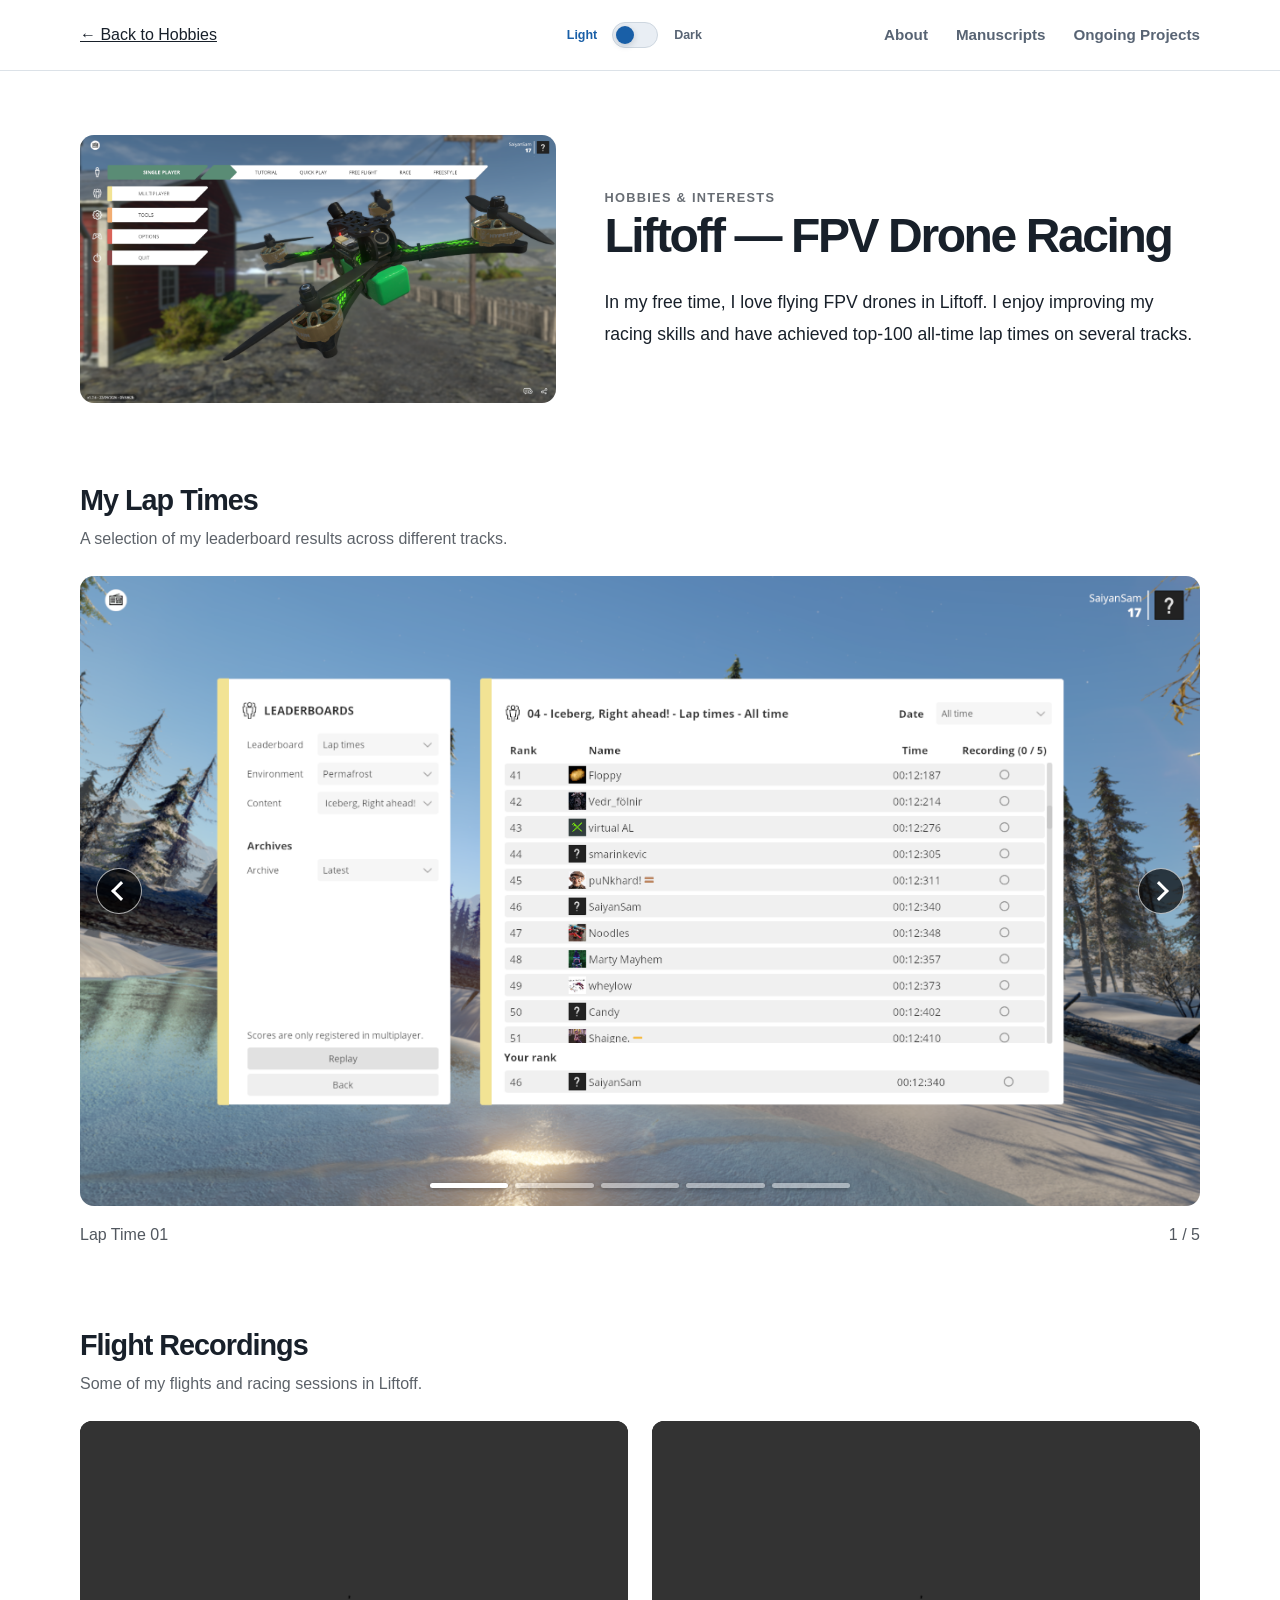
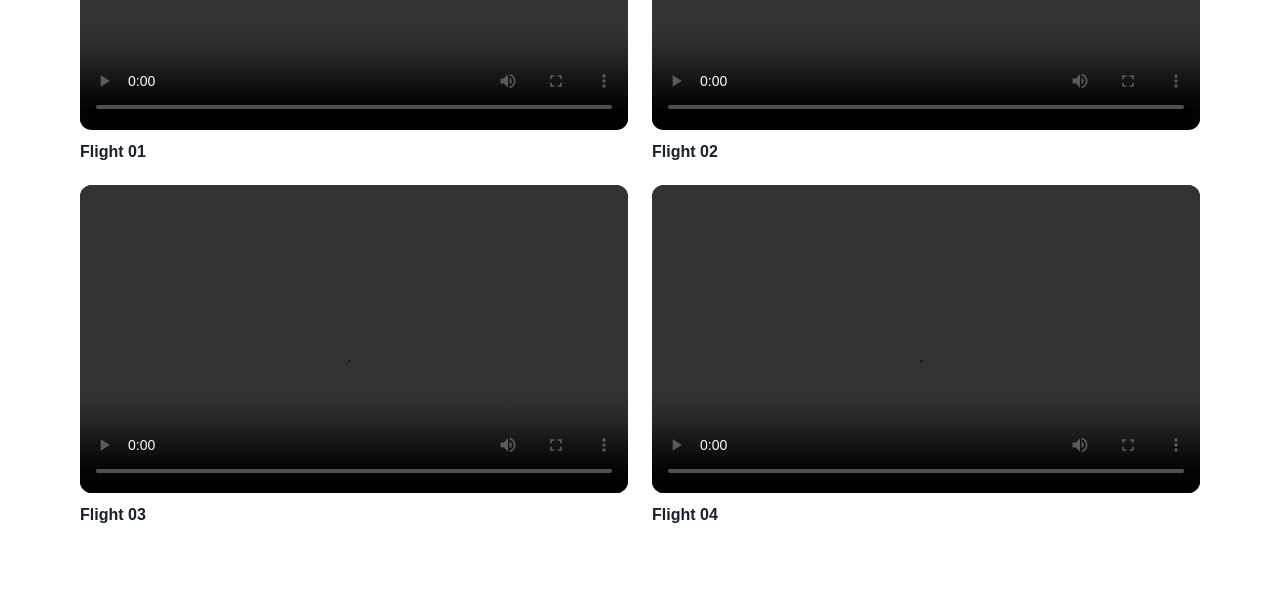
<file: liftoff.html>
<!DOCTYPE html>
<html lang="en" data-theme="light">
<head>
    <meta charset="UTF-8">
    <meta name="viewport" content="width=device-width, initial-scale=1.0">
    <title>Liftoff — FPV Drone Racing</title>
    <link rel="stylesheet" href="base.css">
    <link id="theme-stylesheet" rel="stylesheet" href="style.css">

    <script>
        (function () {
            const theme = localStorage.getItem("portfolio-theme") ||
                (matchMedia("(prefers-color-scheme: dark)").matches
                    ? "dark" : "light");

            document.documentElement.dataset.theme = theme;

            document.getElementById("theme-stylesheet").href =
                theme === "dark" ? "style_dark.css" : "style.css";
        })();
    </script>

    <link rel="stylesheet" href="research.css">
    <link rel="stylesheet" href="liftoff.css">
    <script src="research_nav.js" defer></script>
</head>
<body>
    <header class="site-header">
        <nav class="navbar container">
            <!-- Left -->
            <a href="index.html#hobbies" id="nav-name">← Back to Hobbies</a>

            <!-- Centre -->
            <div
                class="theme-switcher"
                aria-label="Website colour theme"
            >
                <button
                    class="theme-option"
                    id="light-theme-option"
                    type="button"
                    data-theme-option="light"
                    aria-label="Use light theme"
                >
                    Light
                </button>

                <button
                    class="theme-toggle"
                    id="theme-toggle"
                    type="button"
                    role="switch"
                    aria-checked="false"
                    aria-label="Switch to dark theme"
                    title="Switch theme"
                >
                    <span
                        class="theme-toggle-track"
                        aria-hidden="true"
                    >
                        <span class="theme-toggle-thumb"></span>
                    </span>
                </button>

                <button
                    class="theme-option"
                    id="dark-theme-option"
                    type="button"
                    data-theme-option="dark"
                    aria-label="Use dark theme"
                >
                    Dark
                </button>
            </div>

            <!-- Right -->
            <div class="nav-actions">
                <div
                    class="nav-links"
                    id="nav-links"
                >
                    <a href="index.html#about">About</a>
                    <a href="index.html#manuscripts">Manuscripts</a>
                    <a href="index.html#ongoing-projects">Ongoing Projects</a>
                    
                </div>

                <button
                    class="menu-button"
                    id="menu-button"
                    type="button"
                    aria-label="Open navigation menu"
                    aria-expanded="false"
                    aria-controls="nav-links"
                >
                    ☰
                </button>
            </div>
        </nav>
    </header>

    <main class="container liftoff-page">
        <section class="liftoff-intro">
            <img src="assets/hobbies/liftoff/thumbnail.png"
                 alt="Liftoff FPV drone racing"
                 class="liftoff-thumbnail">

            <div class="liftoff-intro-text">
                <p class="liftoff-eyebrow">HOBBIES & INTERESTS</p>
                <h1>Liftoff — FPV Drone Racing</h1>
                <p>
                    In my free time, I love flying FPV drones in Liftoff.
                    I enjoy improving my racing skills and have achieved
                    top-100 all-time lap times on several tracks.
                </p>
            </div>
        </section>

        <section class="liftoff-section">
            <h2>My Lap Times</h2>
            <p>A selection of my leaderboard results across different tracks.</p>

            <div class="liftoff-gallery" aria-label="Lap-time screenshots">
                <button class="gallery-arrow gallery-prev"
                        aria-label="Previous screenshot"></button>

                <img id="lap-image" src="" alt="Liftoff leaderboard screenshot">

                <button class="gallery-arrow gallery-next"
                        aria-label="Next screenshot"></button>
                <div id="lap-dots" class="gallery-dots"></div>
            </div>

            <div class="gallery-footer">
                <span id="lap-caption"></span>
                <span id="lap-counter"></span>
            </div>

            
        </section>

        <section class="liftoff-section">
            <h2>Flight Recordings</h2>
            <p>Some of my flights and racing sessions in Liftoff.</p>

            <div class="liftoff-video-grid">
                <div class="liftoff-video-card">
                    <video controls playsinline preload="metadata"
                           src="assets/hobbies/liftoff/videos/flight-01.mp4"></video>
                    <h3>Flight 01</h3>
                </div>

                <div class="liftoff-video-card">
                    <video controls playsinline preload="metadata"
                           src="assets/hobbies/liftoff/videos/flight-02.mp4"></video>
                    <h3>Flight 02</h3>
                </div>

                <div class="liftoff-video-card">
                    <video controls playsinline preload="metadata"
                           src="assets/hobbies/liftoff/videos/flight-03.mp4"></video>
                    <h3>Flight 03</h3>
                </div>

                <div class="liftoff-video-card">
                    <video controls playsinline preload="metadata"
                           src="assets/hobbies/liftoff/videos/flight-04.mp4"></video>
                    <h3>Flight 04</h3>
                </div>
            </div>
        </section>
    </main>

    <script src="liftoff.js" defer></script>
</body>
</html>
</file>
<file: base.css>
* {
    box-sizing: border-box;
    margin: 0;
    padding: 0;
}

html {
    scroll-behavior: smooth;
}

body {
    min-width: 320px;
    background: var(--background);
    color: var(--text);
    font-family:
        Inter,
        ui-sans-serif,
        -apple-system,
        BlinkMacSystemFont,
        "Segoe UI",
        sans-serif;
    line-height: 1.65;
    transition:
        background-color 0.2s ease,
        color 0.2s ease;
}

button,
input,
textarea,
select {
    font: inherit;
}

img,
video {
    display: block;
    max-width: 100%;
}

a {
    color: inherit;
}

.container {
    width: min(
        calc(100% - 40px),
        var(--max-width)
    );
    margin: 0 auto;
}

.narrow-container {
    max-width: var(--narrow-width);
}

.section {
    padding: 92px 0;
    scroll-margin-top: 70px;
}

.section-muted {
    background: var(--surface);
    transition: background-color 0.2s ease;
}

.section-label {
    margin-bottom: 8px;
    color: var(--accent);
    font-size: 0.82rem;
    font-weight: 700;
    letter-spacing: 0.11em;
    text-transform: uppercase;
}

h1,
h2,
h3 {
    line-height: 1.2;
}

h1 {
    margin-bottom: 18px;
    color: var(--heading);
    font-size: clamp(2.7rem, 7vw, 5rem);
    letter-spacing: -0.05em;
}

h2 {
    margin-bottom: 30px;
    color: var(--heading);
    font-size: clamp(2rem, 4vw, 3rem);
    letter-spacing: -0.035em;
}

h3 {
    color: var(--heading);
    font-size: 1.3rem;
}

/* Navigation */

.site-header {
    position: sticky;
    top: 0;
    z-index: 100;
    border-bottom: 1px solid var(--border);
    background: var(--header-background);
    backdrop-filter: blur(14px);
    transition:
        background-color 0.2s ease,
        border-color 0.2s ease;
}

.navbar {
    position: relative;
    min-height: 70px;
    display: grid;
    grid-template-columns:
        minmax(170px, 1fr)
        auto
        minmax(170px, 1fr);
    align-items: center;
    gap: 24px;
}

.nav-name {
    justify-self: start;
    color: var(--heading);
    font-weight: 750;
    text-decoration: none;
    white-space: nowrap;
}

.nav-actions {
    justify-self: end;
    display: flex;
    align-items: center;
}

.nav-links {
    display: flex;
    align-items: center;
    gap: 28px;
}

.nav-links a {
    color: var(--muted);
    font-size: 0.95rem;
    font-weight: 600;
    text-decoration: none;
    white-space: nowrap;
}

.nav-links a:hover {
    color: var(--accent);
}

.menu-button {
    display: none;
    width: 40px;
    height: 40px;
    border: 1px solid transparent;
    border-radius: 8px;
    background: transparent;
    color: var(--text);
    cursor: pointer;
    font-size: 1.4rem;
    line-height: 1;
}

/* Theme selector */

.theme-switcher {
    justify-self: center;
    display: inline-flex;
    align-items: center;
    gap: 9px;
    min-width: 158px;
}

.theme-option {
    width: 42px;
    padding: 0;
    border: none;
    background: transparent;
    color: var(--muted);
    cursor: pointer;
    font-size: 0.78rem;
    font-weight: 650;
    line-height: 1;
    text-align: center;
    transition: color 0.2s ease;
}

.theme-option:hover,
.theme-option.active {
    color: var(--accent);
}

.theme-toggle {
    width: 46px;
    height: 26px;
    padding: 0;
    border: none;
    border-radius: 999px;
    background: transparent;
    cursor: pointer;
}

.theme-toggle-track {
    position: relative;
    display: block;
    width: 46px;
    height: 26px;
    border: 1px solid var(--toggle-border);
    border-radius: 999px;
    background: var(--toggle-background);
    transition:
        background-color 0.2s ease,
        border-color 0.2s ease;
}

.theme-toggle-thumb {
    position: absolute;
    top: 3px;
    left: 3px;
    width: 18px;
    height: 18px;
    border-radius: 50%;
    background: var(--toggle-thumb);
    box-shadow: var(--toggle-shadow);
    transition:
        transform 0.2s ease,
        background-color 0.2s ease;
}

html[data-theme="dark"] .theme-toggle-thumb {
    transform: translateX(20px);
}

.theme-toggle:focus-visible,
.theme-option:focus-visible,
.menu-button:focus-visible {
    outline: 3px solid var(--focus-ring);
    outline-offset: 3px;
}

/* Hero */

.hero {
    min-height: calc(100vh - 70px);
    display: flex;
    align-items: center;
}

.hero-layout {
    display: grid;
    grid-template-columns:
        minmax(0, 1.6fr)
        minmax(240px, 0.7fr);
    gap: 70px;
    align-items: center;
}

.eyebrow {
    margin-bottom: 10px;
    color: var(--accent);
    font-weight: 700;
}

.hero-tagline {
    margin-bottom: 22px;
    color: var(--muted);
    font-size: clamp(1.05rem, 2vw, 1.35rem);
    font-weight: 600;
}

.hero-description {
    max-width: 720px;
    color: var(--muted);
    font-size: 1.08rem;
}

.profile-image-wrapper {
    width: 100%;
    max-width: 320px;
    justify-self: end;
}

.profile-image {
    width: 100%;
    aspect-ratio: 1 / 1;
    border: 1px solid var(--border);
    border-radius: 28px;
    background: var(--surface);
    box-shadow: var(--shadow);
    object-fit: cover;
}

.social-links,
.project-links,
.publication-links {
    display: flex;
    flex-wrap: wrap;
    gap: 10px;
}

.social-links {
    margin-top: 30px;
}

/* Buttons */

.link-button,
.primary-button {
    display: inline-flex;
    align-items: center;
    justify-content: center;
    min-height: 44px;
    padding: 10px 16px;
    border: 1px solid var(--border);
    border-radius: 10px;
    background: var(--card-background);
    color: var(--text);
    font-size: 0.92rem;
    font-weight: 650;
    line-height: 1.2;
    text-decoration: none;
    transition:
        transform 0.2s ease,
        border-color 0.2s ease,
        color 0.2s ease,
        background-color 0.2s ease;
}

.link-button:hover {
    border-color: var(--accent);
    color: var(--accent);
    transform: translateY(-2px);
}

.primary-button {
    margin-top: 24px;
    border-color: var(--accent);
    background: var(--accent);
    color: var(--button-text);
}

.primary-button:hover {
    background: var(--accent-hover);
    transform: translateY(-2px);
}

/* About */

.about-text {
    color: var(--muted);
    font-size: 1.08rem;
}

.interest-list {
    display: flex;
    flex-wrap: wrap;
    gap: 10px;
    margin-top: 26px;
}

.interest-tag,
.project-tag {
    padding: 7px 11px;
    border: 1px solid var(--border);
    border-radius: 999px;
    background: var(--card-background);
    color: var(--muted);
    font-size: 0.84rem;
    font-weight: 600;
}

/* Projects */

.project-grid {
    display: grid;
    grid-template-columns:
        repeat(2, minmax(0, 1fr));
    gap: 30px;
}

.project-card {
    overflow: hidden;
    border: 1px solid var(--border);
    border-radius: 18px;
    background: var(--card-background);
    transition:
        transform 0.25s ease,
        box-shadow 0.25s ease,
        border-color 0.25s ease,
        background-color 0.2s ease;
}

.project-card:hover {
    border-color: var(--accent);
    transform: translateY(-5px);
    box-shadow: var(--shadow);
}

.project-media {
    width: 100%;
    aspect-ratio: 16 / 9;
    border-bottom: 1px solid var(--border);
    background: var(--media-background);
    object-fit: cover;
}

.project-content {
    padding: 24px;
}

.project-subtitle {
    margin-top: 5px;
    color: var(--accent);
    font-size: 0.92rem;
    font-weight: 650;
}

.project-description {
    margin: 16px 0;
    color: var(--muted);
}

.project-tags {
    display: flex;
    flex-wrap: wrap;
    gap: 8px;
    margin-bottom: 20px;
}

.project-tag {
    padding: 5px 9px;
    background: var(--surface);
    font-size: 0.76rem;
}

/* Publications */

.publication-list {
    display: flex;
    flex-direction: column;
    gap: 18px;
}

.publication-item {
    padding: 24px;
    border: 1px solid var(--border);
    border-radius: 14px;
    background: var(--card-background);
    transition:
        background-color 0.2s ease,
        border-color 0.2s ease;
}

.publication-title {
    color: var(--heading);
    font-size: 1.08rem;
    font-weight: 750;
}

.publication-authors {
    margin-top: 7px;
    color: var(--muted);
}

.publication-venue {
    margin-top: 5px;
    color: var(--accent);
    font-weight: 650;
}

.publication-links {
    margin-top: 15px;
}

/* Contact */

.contact-section p {
    max-width: 700px;
    color: var(--muted);
}

/* Footer */

footer {
    padding: 30px 0;
    border-top: 1px solid var(--border);
    background: var(--footer-background);
    transition:
        background-color 0.2s ease,
        border-color 0.2s ease;
}

.footer-content {
    display: flex;
    justify-content: space-between;
    gap: 20px;
    color: var(--muted);
    font-size: 0.9rem;
}

/* Status messages */

.status-message {
    padding: 18px;
    border: 1px solid var(--border);
    border-radius: 10px;
    color: var(--muted);
}

/* Tablet navigation */

@media (max-width: 920px) {
    .navbar {
        grid-template-columns: 1fr auto auto;
        gap: 14px;
    }

    .nav-links {
        gap: 18px;
    }

    .theme-switcher {
        min-width: 148px;
    }
}

/* Mobile */

@media (max-width: 760px) {
    .container {
        width: min(
            calc(100% - 28px),
            var(--max-width)
        );
    }

    .section {
        padding: 68px 0;
    }

    .navbar {
        grid-template-columns:
            minmax(0, 1fr)
            auto
            auto;
        gap: 10px;
    }

    .nav-name {
        max-width: 170px;
        overflow: hidden;
        text-overflow: ellipsis;
    }

    .theme-switcher {
        min-width: auto;
        gap: 6px;
    }

    .theme-option {
        width: 35px;
        font-size: 0.7rem;
    }

    .theme-toggle,
    .theme-toggle-track {
        width: 40px;
    }

    .theme-toggle-thumb {
        width: 16px;
        height: 16px;
        top: 4px;
    }

    html[data-theme="dark"] .theme-toggle-thumb {
        transform: translateX(16px);
    }

    .hero {
        min-height: auto;
    }

    .hero-layout {
        grid-template-columns: 1fr;
        gap: 40px;
    }

    .profile-image-wrapper {
        max-width: 230px;
        justify-self: start;
        grid-row: 1;
    }

    .project-grid {
        grid-template-columns: 1fr;
    }

    .menu-button {
        display: inline-flex;
        align-items: center;
        justify-content: center;
    }

    .nav-links {
        position: absolute;
        top: 70px;
        right: 14px;
        display: none;
        min-width: 190px;
        padding: 18px;
        border: 1px solid var(--border);
        border-radius: 12px;
        background: var(--card-background);
        box-shadow: var(--shadow);
        flex-direction: column;
        align-items: flex-start;
        gap: 14px;
    }

    .nav-links.open {
        display: flex;
    }

    .footer-content {
        flex-direction: column;
    }
}

@media (max-width: 480px) {
    .nav-name {
        max-width: 115px;
        font-size: 0.9rem;
    }

    .theme-option {
        display: none;
    }

    .hero-layout {
        gap: 32px;
    }
}
</file>
<file: style.css>
:root {
    --background: #ffffff;
    --surface: #f5f7fa;
    --card-background: #ffffff;
    --header-background: rgba(255, 255, 255, 0.94);
    --footer-background: #ffffff;
    --media-background: #e8edf2;

    --text: #18202a;
    --heading: #18202a;
    --muted: #586474;

    --border: #dce2e8;

    --accent: #195fa7;
    --accent-hover: #12497f;
    --button-text: #ffffff;

    --toggle-background: #e9eef4;
    --toggle-border: #cdd6df;
    --toggle-thumb: #195fa7;
    --toggle-shadow: 0 2px 6px rgba(24, 32, 42, 0.18);

    --focus-ring: rgba(25, 95, 167, 0.35);

    --max-width: 1120px;
    --narrow-width: 850px;

    --shadow:
        0 12px 35px rgba(24, 32, 42, 0.08);
}
</file>
<file: research.css>
.research-section {
    margin-top: 3rem;
}

.research-section-header {
    margin-bottom: 1.5rem;
}

.research-section-header h3 {
    font-size: 1.5rem;
    margin-bottom: 0.5rem;
}

.research-section-header p {
    opacity: 0.7;
}

.research-card-grid {
    display: grid;
    grid-template-columns: repeat(2, minmax(0, 1fr));
    gap: 1.5rem;
}

.research-tile {
    display: flex;
    flex-direction: column;
    color: inherit;
    text-decoration: none;
    border: 1px solid var(--border-color, #8885);
    border-radius: 14px;
    overflow: hidden;
    background: var(--card-bg, transparent);
    transition: transform 0.2s ease,
                box-shadow 0.2s ease,
                border-color 0.2s ease;
}

.research-tile:hover {
    transform: translateY(-4px) scale(1.025);
    box-shadow: 0 12px 28px #0002;
    border-color: var(--accent-color, currentColor);
}

.research-tile:focus-visible {
    outline: 3px solid currentColor;
    outline-offset: 3px;
}

.research-tile-media {
    aspect-ratio: 16 / 9;
    overflow: hidden;
    background: var(--surface-color, #8882);
}

.research-tile-media img,
.research-tile-media video {
    width: 100%;
    height: 100%;
    object-fit: cover;
    display: block;
}

.research-media-placeholder {
    display: flex;
    align-items: center;
    justify-content: center;
    width: 100%;
    height: 100%;
    min-height: 160px;
    opacity: 0.55;
}

.research-tile-body {
    display: flex;
    flex-direction: column;
    gap: 0.7rem;
    padding: 1.4rem;
    flex: 1;
}

.research-tile-body h4 {
    font-size: 1.15rem;
    line-height: 1.45;
    margin: 0;
}

.research-tile-body p {
    line-height: 1.65;
    opacity: 0.75;
    margin: 0;
}

.research-status {
    font-size: 0.8rem;
    opacity: 0.65;
}

.research-tile-action {
    margin-top: auto;
    padding-top: 0.6rem;
    font-weight: 600;
    font-size: 0.9rem;
}

.research-detail-header {
    border-bottom: 1px solid var(--border-color, #8885);
}

.research-detail-nav {
    display: flex;
    justify-content: space-between;
    align-items: center;
    gap: 1rem;
    padding-top: 1.3rem;
    padding-bottom: 1.3rem;
}

.research-back {
    color: inherit;
    text-decoration: none;
}

.research-theme-button {
    padding: 0.65rem 1rem;
    border-radius: 8px;
    border: 1px solid var(--border-color, #8885);
    background: transparent;
    color: inherit;
    cursor: pointer;
    font: inherit;
}

.research-detail-container {
    width: min(92%, 1120px);
    margin: 0 auto;
    padding: 4rem 0 6rem;
}

.research-detail-title {
    font-size: clamp(2rem, 4vw, 3rem);
    line-height: 1.25;
    margin-bottom: 1rem;
}

.research-detail-meta {
    opacity: 0.7;
    margin-bottom: 0.7rem;
}

.research-resources {
    display: flex;
    flex-wrap: wrap;
    gap: 0.8rem;
    margin: 2rem 0 3rem;
}

.research-resource {
    display: inline-flex;
    padding: 0.75rem 1rem;
    border: 1px solid var(--border-color, #8885);
    border-radius: 8px;
    color: inherit;
    text-decoration: none;
    font-weight: 600;
}

.research-resource:hover:not(.disabled) {
    border-color: var(--accent-color, currentColor);
}

.research-resource.disabled {
    opacity: 0.45;
    cursor: default;
}

.research-intro {
    display: grid;
    grid-template-columns: minmax(0, 1fr) minmax(0, 1fr);
    gap: 2.5rem;
    align-items: start;
}

.research-demo {
    aspect-ratio: 16 / 9;
    background: var(--surface-color, #8882);
    border-radius: 12px;
    overflow: hidden;
}

.research-demo img,
.research-demo video {
    width: 100%;
    height: 100%;
    object-fit: contain;
}

.research-abstract h2,
.research-content-section h2 {
    font-size: 1.5rem;
    margin-bottom: 1rem;
}

.research-abstract p,
.research-content-section p {
    line-height: 1.85;
    white-space: pre-line;
}

.research-tags {
    display: flex;
    flex-wrap: wrap;
    gap: 0.5rem;
    margin-top: 1.5rem;
}

.research-tag {
    padding: 0.3rem 0.7rem;
    border: 1px solid var(--border-color, #8885);
    border-radius: 999px;
    font-size: 0.8rem;
}

.research-content-section {
    margin-top: 4rem;
}

.research-content-section img {
    display: block;
    max-width: 100%;
    max-height: 650px;
    object-fit: contain;
    margin: 1.5rem auto;
    border-radius: 10px;
}

.research-caption {
    text-align: center;
    opacity: 0.7;
    font-size: 0.85rem;
}

@media (max-width: 760px) {
    .research-card-grid,
    .research-intro {
        grid-template-columns: 1fr;
    }

    .research-detail-container {
        padding-top: 2rem;
    }
}

@media (prefers-reduced-motion: reduce) {
    .research-tile {
        transition: none;
    }

    .research-tile:hover {
        transform: none;
    }
}


/* Ongoing research detail layout */

.ongoing-detail .research-tags {
    margin: 1.5rem 0 2rem;
}

.ongoing-architecture {
    margin: 2.5rem 0 3rem;
    width: 100%;
}

.ongoing-architecture img {
    display: block;
    width: 100%;
    height: auto;
    max-height: 650px;
    object-fit: contain;
    border: 1px solid var(--border-color, #8885);
    border-radius: 12px;
}

.ongoing-architecture-placeholder {
    width: 100%;
    min-height: 340px;
    display: flex;
    align-items: center;
    justify-content: center;
    padding: 2rem;
    text-align: center;
    background: var(--surface-color, #8882);
    border: 1px solid var(--border-color, #8885);
    border-radius: 12px;
    opacity: 0.75;
}

.ongoing-architecture figcaption {
    margin-top: 0.85rem;
    text-align: center;
    font-size: 0.85rem;
    opacity: 0.7;
}

.ongoing-information {
    display: grid;
    grid-template-columns: minmax(0, 1fr) minmax(0, 1fr);
    gap: 3rem;
    align-items: start;
}

.ongoing-information h2 {
    font-size: 1.5rem;
    margin-bottom: 1rem;
}

.ongoing-information p {
    line-height: 1.85;
    white-space: pre-line;
}

@media (max-width: 760px) {
    .ongoing-information {
        grid-template-columns: 1fr;
        gap: 2rem;
    }

    .ongoing-architecture-placeholder {
        min-height: 220px;
    }
}


/* COMPACT ONGOING PROJECT CARDS */

.other-manuscripts-header {
    margin-top: 3.5rem;
}

.ongoing-compact-grid {
    display: grid;
    grid-template-columns: repeat(2, minmax(0, 1fr));
    gap: 1rem;
}

.ongoing-compact-card {
    display: flex;
    align-items: center;
    gap: 1rem;
    padding: 0.85rem;
    border: 1px solid var(--border-color, #8885);
    border-radius: 14px;
    text-decoration: none;
    color: inherit;
    transition:
        transform 0.2s ease,
        border-color 0.2s ease,
        box-shadow 0.2s ease;
}

.ongoing-compact-card:hover {
    transform: translateY(-3px);
    border-color: var(--accent-color, #888);
    box-shadow: 0 8px 22px #00000012;
}

.ongoing-compact-image {
    width: 96px;
    height: 96px;
    flex: 0 0 96px;
    border-radius: 10px;
    overflow: hidden;
    background: var(--surface-color, #8882);
    display: flex;
    align-items: center;
    justify-content: center;
}

.ongoing-compact-image img {
    width: 100%;
    height: 100%;
    object-fit: contain;
}

.ongoing-image-fallback {
    align-items: center;
    justify-content: center;
    width: 100%;
    height: 100%;
    text-align: center;
    padding: 0.5rem;
    font-size: 0.75rem;
    opacity: 0.6;
}

.ongoing-compact-content {
    min-width: 0;
}

.ongoing-compact-content h4 {
    font-size: 1rem;
    line-height: 1.4;
    margin: 0 0 0.4rem;
}

.ongoing-compact-content p {
    font-size: 0.83rem;
    line-height: 1.5;
    opacity: 0.7;
    margin: 0;
}

@media (max-width: 760px) {
    .ongoing-compact-grid {
        grid-template-columns: 1fr;
    }

    .ongoing-compact-image {
        width: 80px;
        height: 80px;
        flex-basis: 80px;
    }
}

/* Keep manuscript figures fully visible inside their cards */
.research-tile-media {
    display: flex;
    align-items: center;
    justify-content: center;
    overflow: hidden;
}

.research-tile-media img {
    display: block;
    width: 100%;
    height: 100%;
    object-fit: contain !important;
    object-position: center;
}

/* Apply the same rule to videos */
.research-tile-media video {
    width: 100%;
    height: 100%;
    object-fit: contain !important;
}


/* Video demonstrations on ongoing project pages */
.ongoing-project-video {
    width: 100%;
    margin: 1.5rem 0 2rem;
}

.ongoing-project-video video {
    display: block;
    width: 100%;
    max-height: 650px;
    object-fit: contain;
    border-radius: 12px;
    background: #000;
}

/* Accepted manuscript status */
.research-status-accepted {
    color: #15803d !important;
    font-weight: 600;
}

@media (prefers-color-scheme: dark) {
    .research-status-accepted {
        color: #4ade80 !important;
    }
}

/* Hobbies */
.hobby-card {
    margin-top: 1.5rem;
    padding: 1.75rem;
    border: 1px solid var(--border-color, #d1d5db);
    border-radius: 14px;
}

.hobby-content h3 {
    margin: 0 0 0.75rem;
}

.hobby-content p {
    margin: 0;
    line-height: 1.7;
}

/* Accepted conference status on manuscript detail pages */
.research-detail-meta .research-status-accepted {
    color: #15803d !important;
    font-weight: 700;
    opacity: 1;
}

@media (prefers-color-scheme: dark) {
    .research-detail-meta .research-status-accepted {
        color: #4ade80 !important;
    }
}

/* Clickable Liftoff hobby card */
.hobby-link {
    display: block;
    color: inherit;
    text-decoration: none;
    transition: transform 0.2s ease, box-shadow 0.2s ease;
}

.hobby-link:hover {
    transform: translateY(-3px);
    box-shadow: 0 10px 24px #0002;
}

.hobby-link:focus-visible {
    outline: 3px solid var(--accent-color, #2563eb);
    outline-offset: 3px;
}

/* Liftoff homepage card: image left, description right */
.hobby-card.hobby-link {
    display: flex;
    align-items: center;
    gap: 2rem;
}

.hobby-thumbnail {
    display: block;
    width: 260px;
    aspect-ratio: 16 / 9;
    object-fit: cover;
    border-radius: 10px;
    flex-shrink: 0;
}

.hobby-card .hobby-content {
    flex: 1;
    min-width: 0;
}

/* Mobile layout */
@media (max-width: 650px) {
    .hobby-card.hobby-link {
        flex-direction: column;
        align-items: stretch;
        gap: 1.25rem;
    }

    .hobby-thumbnail {
        width: 100%;
        max-height: 260px;
        object-fit: contain;
    }
}
</file>
<file: liftoff.css>
.liftoff-page {
    padding-top: 4rem;
    padding-bottom: 5rem;
}

.liftoff-intro {
    display: grid;
    grid-template-columns: minmax(0, 1fr) minmax(0, 1.25fr);
    align-items: center;
    gap: 3rem;
}

.liftoff-thumbnail {
    width: 100%;
    aspect-ratio: 16 / 9;
    object-fit: contain;
    border-radius: 14px;
    background: #8882;
}

.liftoff-intro h1 {
    font-size: clamp(2rem, 4vw, 3rem);
    line-height: 1.15;
    margin: 0 0 1.5rem;
}

.liftoff-intro-text > p:last-child {
    font-size: 1.1rem;
    line-height: 1.8;
}

.liftoff-eyebrow {
    font-size: 0.8rem;
    font-weight: 700;
    letter-spacing: 0.1em;
    opacity: 0.65;
}

.liftoff-section {
    margin-top: 5rem;
}

.liftoff-section h2 {
    font-size: 1.8rem;
    margin-bottom: 0.5rem;
}

.liftoff-section > p {
    opacity: 0.7;
    margin-bottom: 1.5rem;
}

.liftoff-gallery {
    position: relative;
    width: 100%;
    aspect-ratio: 16 / 9;
    background: #8882;
    border-radius: 14px;
    overflow: hidden;
}

.liftoff-gallery img {
    width: 100%;
    height: 100%;
    object-fit: contain;
    display: block;
}

.gallery-arrow {
    position: absolute;
    top: 50%;
    transform: translateY(-50%);
    z-index: 2;
    border: 0;
    border-radius: 50%;
    width: 44px;
    height: 44px;
    background: #111b;
    color: white;
    font-size: 2rem;
    cursor: pointer;
}

.gallery-prev { left: 16px; }
.gallery-next { right: 16px; }

.gallery-footer {
    display: flex;
    justify-content: space-between;
    gap: 1rem;
    margin-top: 1rem;
    opacity: 0.75;
}

.gallery-dots {
    display: flex;
    justify-content: center;
    gap: 0.65rem;
    margin-top: 1rem;
}

.gallery-dot {
    width: 10px;
    height: 10px;
    padding: 0;
    border-radius: 50%;
    border: 0;
    background: #8888;
    cursor: pointer;
}

.gallery-dot.active {
    background: #2563eb;
}

.liftoff-video-grid {
    display: grid;
    grid-template-columns: repeat(2, minmax(0, 1fr));
    gap: 1.5rem;
}

.liftoff-video-card video {
    display: block;
    width: 100%;
    aspect-ratio: 16 / 9;
    background: black;
    border-radius: 12px;
}

.liftoff-video-card h3 {
    font-size: 1rem;
    margin-top: 0.75rem;
}

@media (max-width: 750px) {
    .liftoff-intro,
    .liftoff-video-grid {
        grid-template-columns: 1fr;
    }

    .liftoff-page {
        padding-top: 2rem;
    }

    .liftoff-intro {
        gap: 1.5rem;
    }
}

@media (prefers-reduced-motion: reduce) {
    .gallery-dot {
        transition: none;
    }
}

/* Center the previous/next arrows precisely */
.gallery-arrow {
    display: flex;
    align-items: center;
    justify-content: center;
    padding: 0;
    line-height: 1;
    font-size: 0;
    width: 46px;
    height: 46px;
    border-radius: 50%;
    background: rgba(0, 0, 0, 0.68);
    color: white;
    border: 1px solid rgba(255, 255, 255, 0.65);
    cursor: pointer;
}

.gallery-arrow::before {
    content: "";
    width: 11px;
    height: 11px;
    border-top: 3px solid white;
    border-right: 3px solid white;
}

.gallery-prev::before {
    transform: translateX(2px) rotate(-135deg);
}

.gallery-next::before {
    transform: translateX(-2px) rotate(45deg);
}

/* Five horizontal bars inside the screenshot */
.liftoff-gallery {
    position: relative;
}

.gallery-dots {
    position: absolute;
    bottom: 18px;
    left: 50%;
    transform: translateX(-50%);
    z-index: 5;
    display: flex;
    gap: 7px;
    width: min(55%, 420px);
    margin: 0;
}

.gallery-dot {
    flex: 1;
    width: auto;
    height: 5px;
    border-radius: 4px;
    padding: 0;
    background: rgba(255, 255, 255, 0.45);
    border: 0;
    cursor: pointer;
    box-shadow: 0 1px 5px rgba(0, 0, 0, 0.35);
}

.gallery-dot.active {
    background: #ffffff;
}

.gallery-dot:focus-visible {
    outline: 2px solid #ffffff;
    outline-offset: 4px;
}

@media (max-width: 650px) {
    .gallery-dots {
        width: 65%;
        bottom: 12px;
    }
}
</file>
